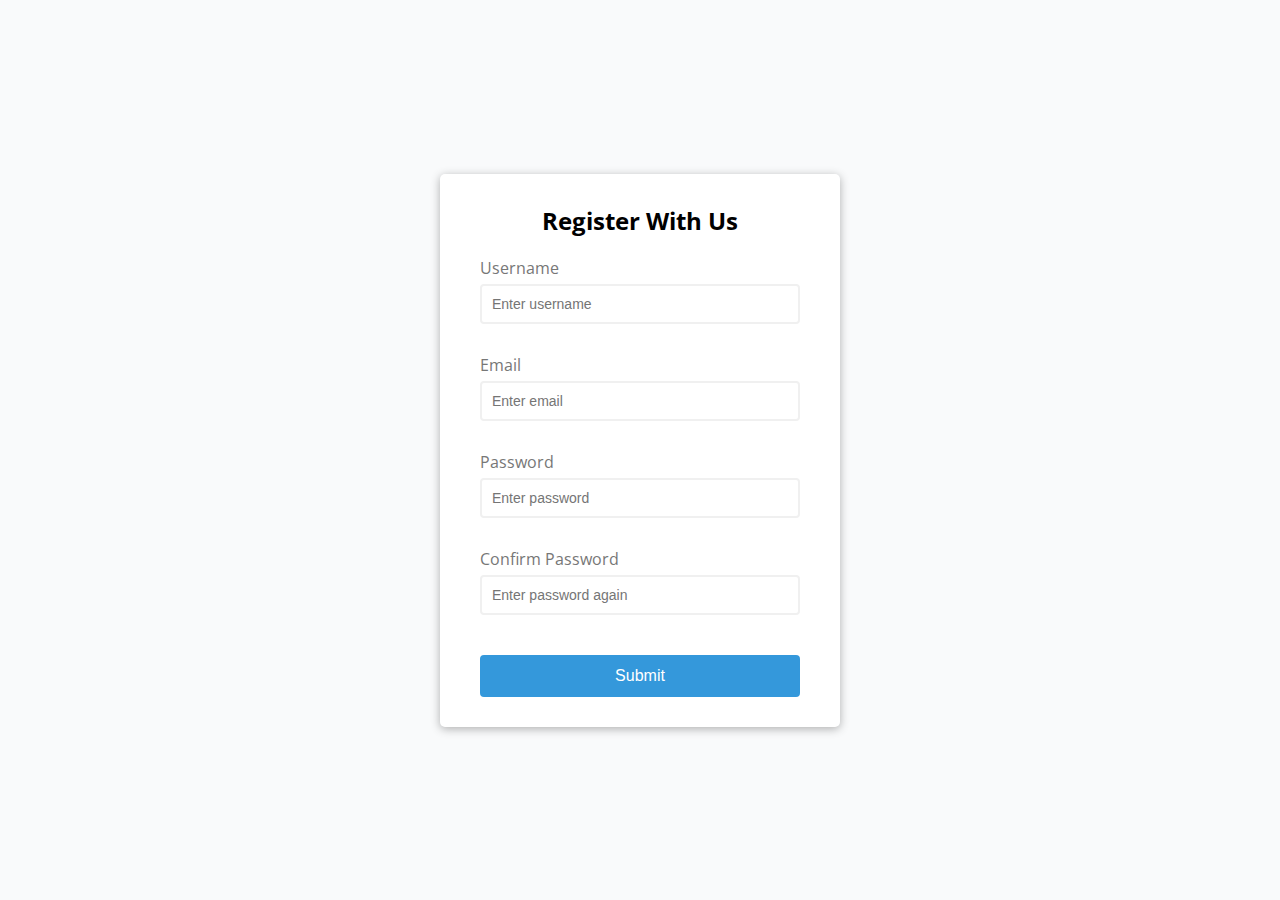
<file: 1-form-validator/index.html>
<!DOCTYPE html>
<html lang="en">
  <head>
    <meta charset="UTF-8" />
    <meta name="viewport" content="width=device-width, initial-scale=1.0" />
    <meta http-equiv="X-UA-Compatible" content="ie=edge" />
    <link rel="stylesheet" href="style.css" />
    <title>Form Validator</title>
  </head>
  <body>
    <div class="container">
      <form id="form" class="form">
        <h2>Register With Us</h2>
        <div class="form-control">
          <label for="username">Username</label>
          <input type="text" id="username" placeholder="Enter username" />
          <small>Error message</small>
        </div>
        <div class="form-control">
          <label for="email">Email</label>
          <input type="text" id="email" placeholder="Enter email" />
          <small>Error message</small>
        </div>
        <div class="form-control">
          <label for="password">Password</label>
          <input type="password" id="password" placeholder="Enter password" />
          <small>Error message</small>
        </div>
        <div class="form-control">
          <label for="password2">Confirm Password</label>
          <input
            type="password"
            id="password2"
            placeholder="Enter password again"
          />
          <small>Error message</small>
        </div>
        <button type="submit">Submit</button>
      </form>
    </div>
    <script src="script.js"></script>
  </body>
</html>
</file>
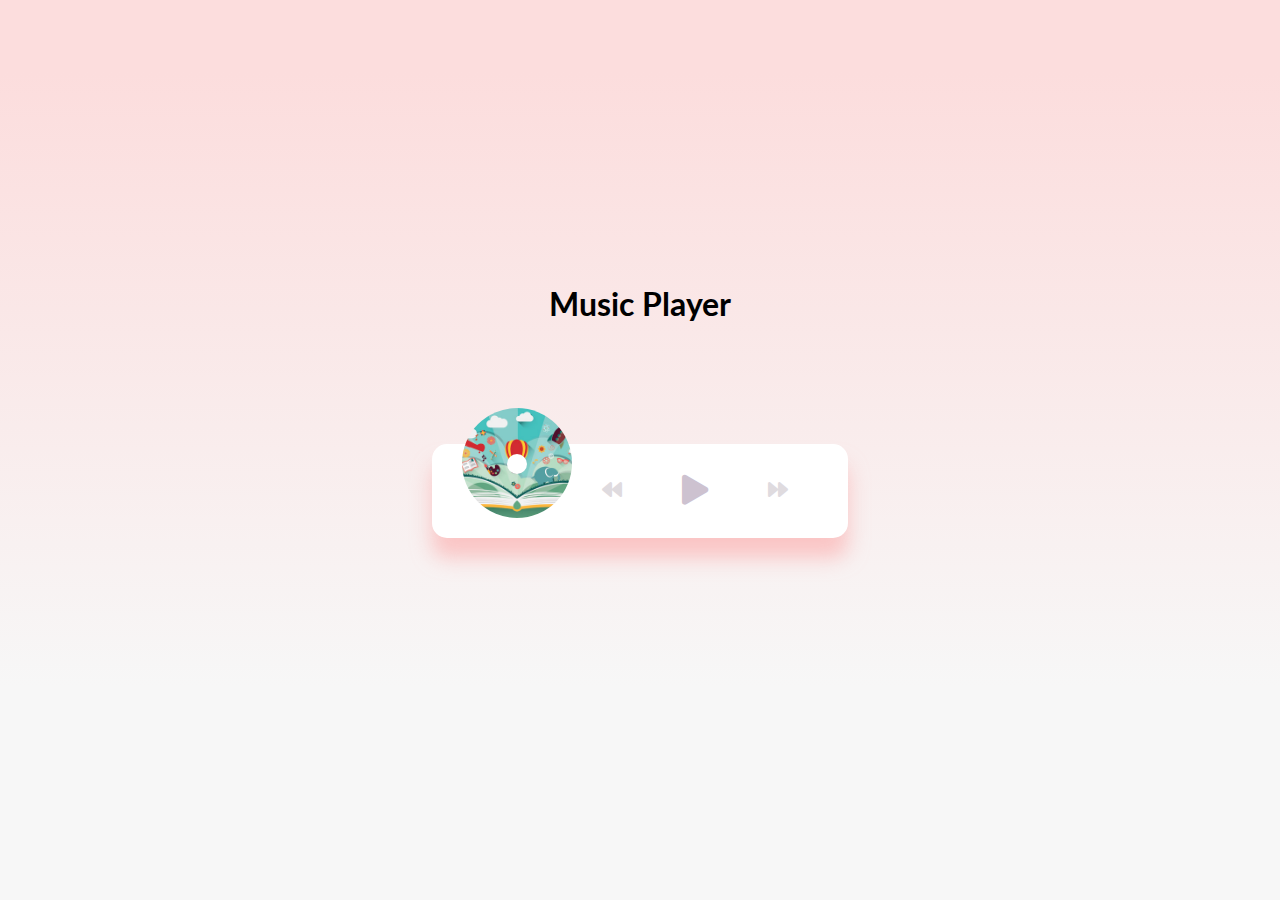
<file: 10-music-player/index.html>
<!DOCTYPE html>
<html lang="en">
  <head>
    <meta charset="UTF-8" />
    <meta name="viewport" content="width=device-width, initial-scale=1.0" />
    <meta http-equiv="X-UA-Compatible" content="ie=edge" />
    <link
      rel="stylesheet"
      href="https://cdnjs.cloudflare.com/ajax/libs/font-awesome/5.10.2/css/all.min.css"
    />
    <link rel="stylesheet" href="style.css" />
    <title>Music Player</title>
  </head>
  <body>
    <h1>Music Player</h1>

    <div class="music-container" id="music-container">
      <div class="music-info">
        <h4 id="title"></h4>
        <div class="progress-container" id="progress-container">
          <div class="progress" id="progress"></div>
        </div>
      </div>

      <audio src="music/ukulele.mp3" id="audio"></audio>

      <div class="img-container">
        <img src="images/ukulele.jpg" alt="music-cover" id="cover" />
      </div>
      <div class="navigation">
        <button id="prev" class="action-btn">
          <i class="fas fa-backward"></i>
        </button>
        <button id="play" class="action-btn action-btn-big">
          <i class="fas fa-play"></i>
        </button>
        <button id="next" class="action-btn">
          <i class="fas fa-forward"></i>
        </button>
      </div>
    </div>

    <script src="script.js"></script>
  </body>
</html>
</file>
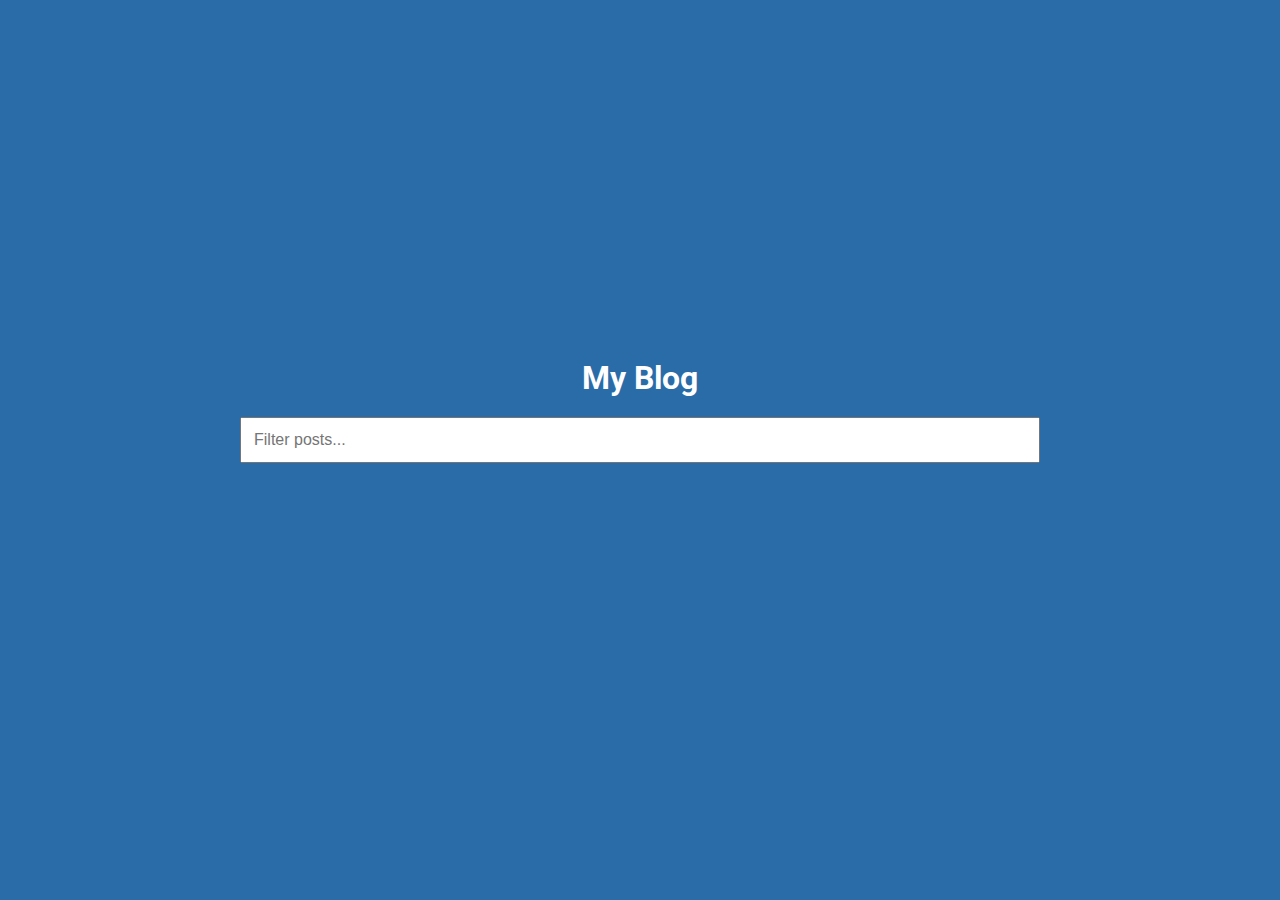
<file: 11-infinite_scroll_blog/index.html>
<!DOCTYPE html>
<html lang="en">
  <head>
    <meta charset="UTF-8" />
    <meta name="viewport" content="width=device-width, initial-scale=1.0" />
    <meta http-equiv="X-UA-Compatible" content="ie=edge" />
    <link rel="stylesheet" href="style.css" />
    <title>My Blog</title>
  </head>
  <body>
    <h1>My Blog</h1>

    <div class="filter-container">
      <input
        type="text"
        id="filter"
        class="filter"
        placeholder="Filter posts..."
      />
    </div>

    <div id="posts-container"></div>

    <div class="loader">
      <div class="circle"></div>
      <div class="circle"></div>
      <div class="circle"></div>
    </div>

    <script src="script.js"></script>
  </body>
</html>
</file>
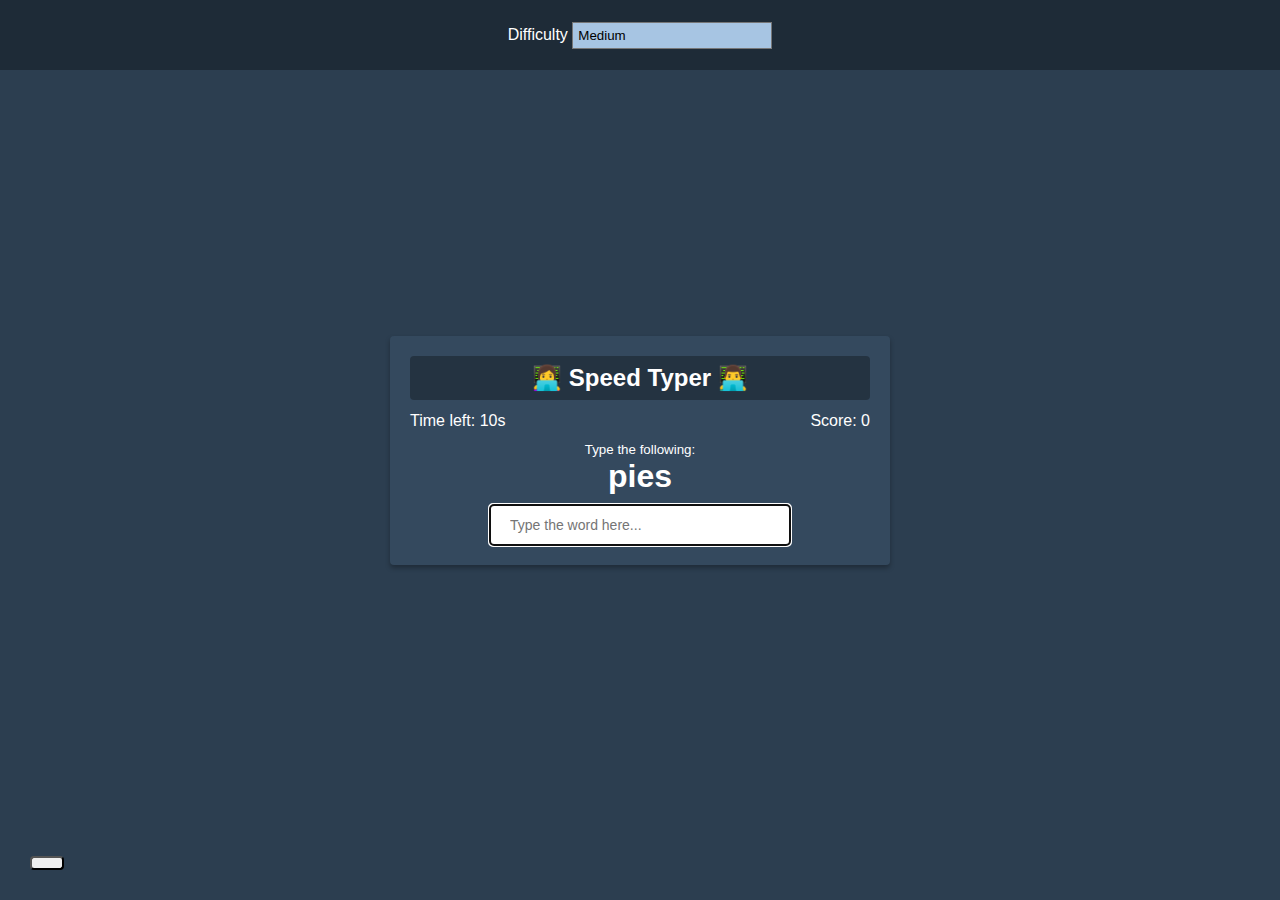
<file: 12-typing-game/index.html>
<!DOCTYPE html>
<html lang="en">
  <head>
    <meta charset="UTF-8" />
    <meta name="viewport" content="width=device-width, initial-scale=1.0" />
    <meta http-equiv="X-UA-Compatible" content="ie=edge" />
    <link
      rel="stylesheet"
      href="https://cdnjs.cloudflare.com/ajax/libs/font-awesome/5.11.2/css/all.min.css"
      integrity="sha256-+N4/V/SbAFiW1MPBCXnfnP9QSN3+Keu+NlB+0ev/YKQ="
      crossorigin="anonymous"
    />
    <link rel="stylesheet" href="style.css" />
    <title>Speed Typer</title>
  </head>
  <body>
    <button id="settings-btn" class="settings-btn">
      <i class="fas fa-cog"></i>
    </button>

    <div id="settings" class="settings">
      <form id="settings-form">
        <div>
          <label for="difficulty">Difficulty</label>
          <select id="difficulty">
            <option value="easy">Easy</option>
            <option value="medium">Medium</option>
            <option value="hard">Hard</option>
          </select>
        </div>
      </form>
    </div>

    <div class="container">
      <h2>👩‍💻 Speed Typer 👨‍💻</h2>
      <small>Type the following:</small>

      <h1 id="word"></h1>

      <input
        type="text"
        id="text"
        autocomplete="off"
        placeholder="Type the word here..."
        autofocus
      />

      <p class="time-container">Time left: <span id="time">10s</span></p>

      <p class="score-container">Score: <span id="score">0</span></p>

      <div id="end-game-container" class="end-game-container"></div>
    </div>

    <script src="script.js"></script>
  </body>
</html>
</file>
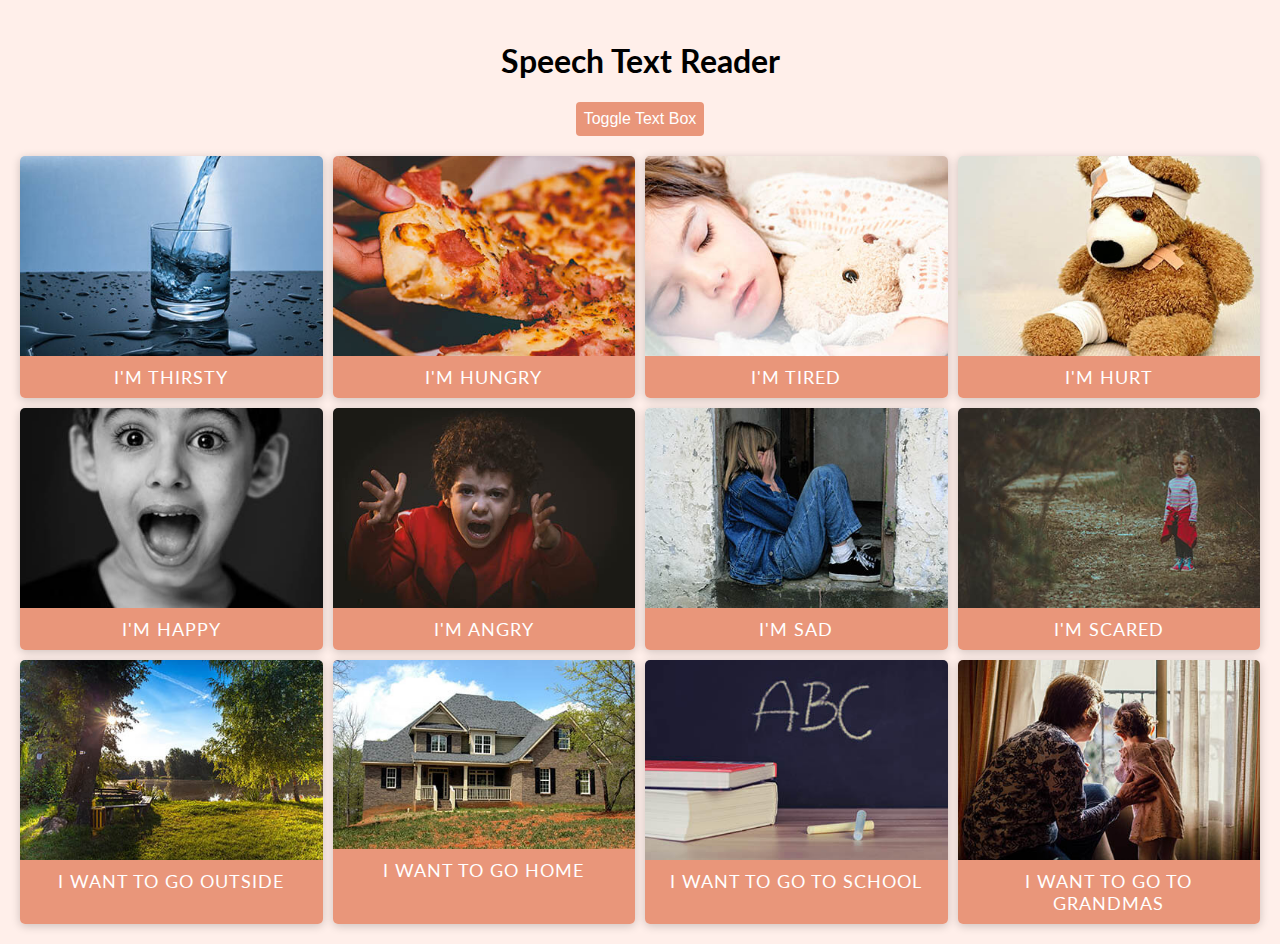
<file: 13-speech-text-reader/index.html>
<!DOCTYPE html>
<html lang="en">
  <head>
    <meta charset="UTF-8" />
    <meta name="viewport" content="width=device-width, initial-scale=1.0" />
    <meta http-equiv="X-UA-Compatible" content="ie=edge" />
    <link rel="stylesheet" href="style.css" />
    <title>Speech Text Reader</title>
  </head>
  <body>
    <div class="container">
      <h1>Speech Text Reader</h1>
      <button id="toggle" class="btn btn-toggle">Toggle Text Box</button>
      <div id="text-box" class="text-box">
        <div id="close" class="close">X</div>
        <h3>Choose Voice</h3>
        <select id="voices"></select>
        <textarea id="text" placeholder="Enter text to read..."></textarea>
        <button class="btn" id="read">Read Text</button>
      </div>
      <main></main>
    </div>

    <script src="script.js"></script>
  </body>
</html>
</file>
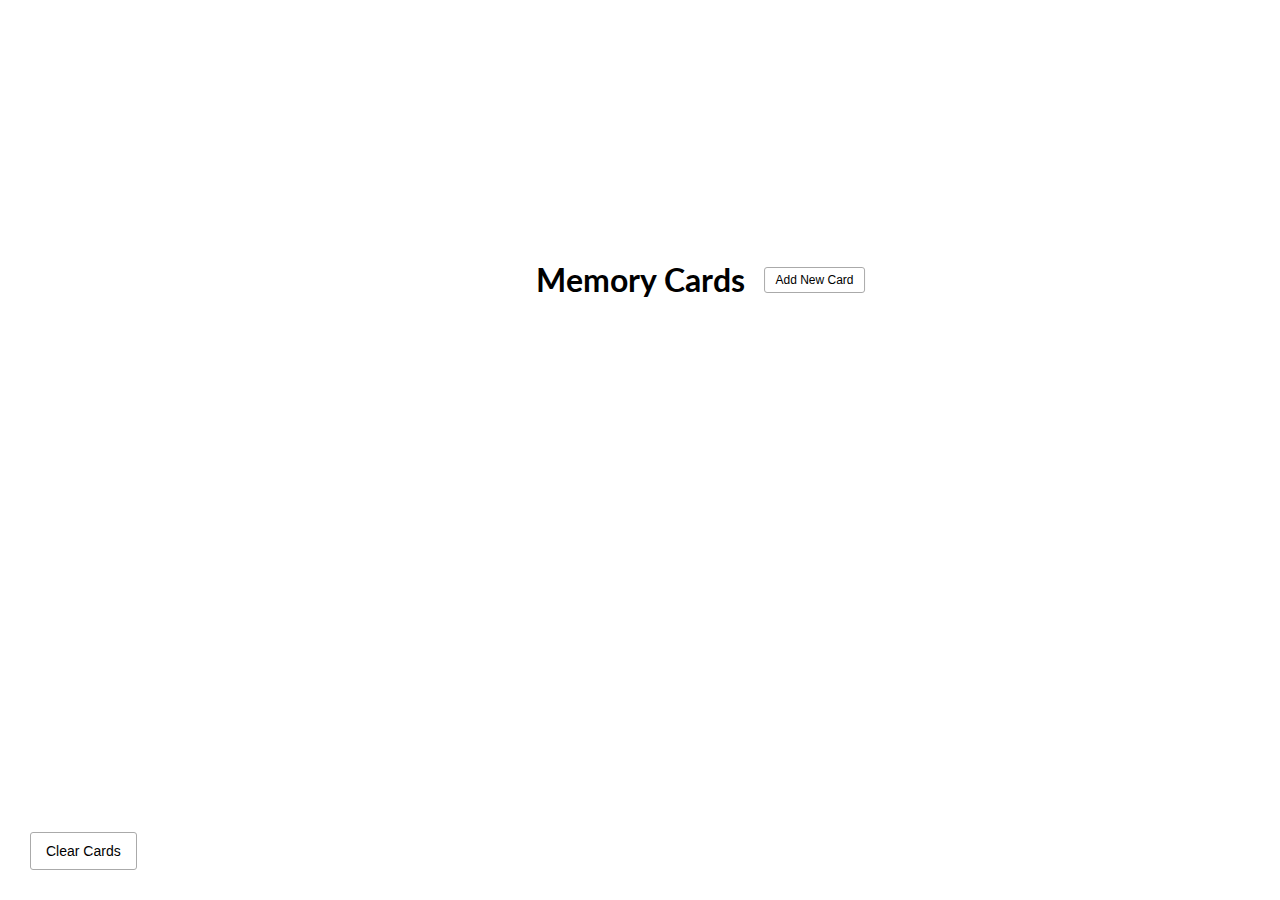
<file: 14-memory-cards/index.html>
<!DOCTYPE html>
<html lang="en">
	<head>
		<meta charset="UTF-8" />
		<meta name="viewport" content="width=device-width, initial-scale=1.0" />
		<meta http-equiv="X-UA-Compatible" content="ie=edge" />
		<link
			rel="stylesheet"
			href="https://cdnjs.cloudflare.com/ajax/libs/font-awesome/5.11.2/css/all.min.css"
			integrity="sha256-+N4/V/SbAFiW1MPBCXnfnP9QSN3+Keu+NlB+0ev/YKQ="
			crossorigin="anonymous"
		/>
		<link rel="stylesheet" href="style.css" />
		<title>Memory Cards</title>
	</head>
	<body>
		<button id="clear" class="clear btn">
			<i class="fas fa-trash"></i> Clear Cards
		</button>

		<h1>
			Memory Cards
			<button id="show" class="btn btn-small">
				<i class="fas fa-plus"></i> Add New Card
			</button>
		</h1>

		<div id="cards-container" class="cards">
			<!-- <div class="card active">
        <div class="inner-card">
          <div class="inner-card-front">
            <p>
              What is PHP?
            </p>
          </div>
          <div class="inner-card-back">
            <p>
              A programming language
            </p>
          </div>
        </div>
      </div>

      <div class="card">
        <div class="inner-card">
          <div class="inner-card-front">
            <p>
              What is PHP?
            </p>
          </div>
          <div class="inner-card-back">
            <p>
              A programming language
            </p>
          </div>
        </div>
      </div> -->
		</div>

		<div class="navigation">
			<button id="prev" class="nav-button">
				<i class="fas fa-arrow-left"></i>
			</button>

			<p id="current"></p>

			<button id="next" class="nav-button">
				<i class="fas fa-arrow-right"></i>
			</button>
		</div>

		<div id="add-container" class="add-container">
			<h1>
				Add New Card
				<button id="hide" class="btn btn-small btn-ghost">
					<i class="fas fa-times"></i>
				</button>
			</h1>

			<div class="form-group">
				<label for="question">Question</label>
				<textarea id="question" placeholder="Enter question..."></textarea>
			</div>

			<div class="form-group">
				<label for="answer">Answer</label>
				<textarea id="answer" placeholder="Enter Answer..."></textarea>
			</div>

			<button id="add-card" class="btn">
				<i class="fas fa-plus"></i> Add Card
			</button>
		</div>

		<script src="script.js"></script>
	</body>
</html>
</file>
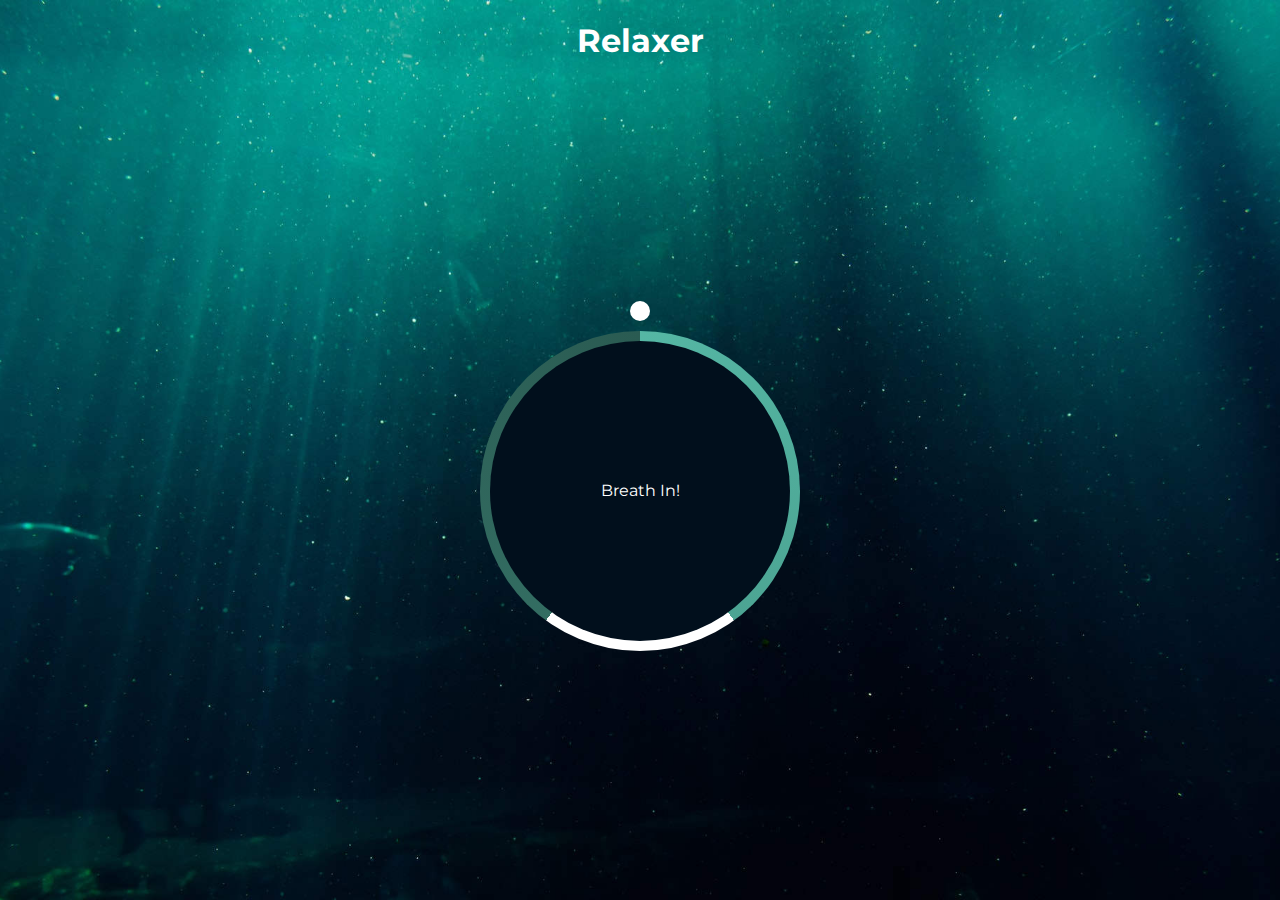
<file: 16-relaxer-app/index.html>
<!DOCTYPE html>
<html lang="en">
  <head>
    <meta charset="UTF-8" />
    <meta name="viewport" content="width=device-width, initial-scale=1.0" />
    <meta http-equiv="X-UA-Compatible" content="ie=edge" />
    <link rel="stylesheet" href="style.css" />
    <title>Relaxer</title>
  </head>
  <body>
    <h1>Relaxer</h1>

    <div class="container" id="container">
      <div class="circle"></div>

      <p id="text"></p>

      <div class="pointer-container">
        <span class="pointer"></span>
      </div>

      <div class="gradient-circle"></div>
    </div>

    <script src="script.js"></script>
  </body>
</html>
</file>
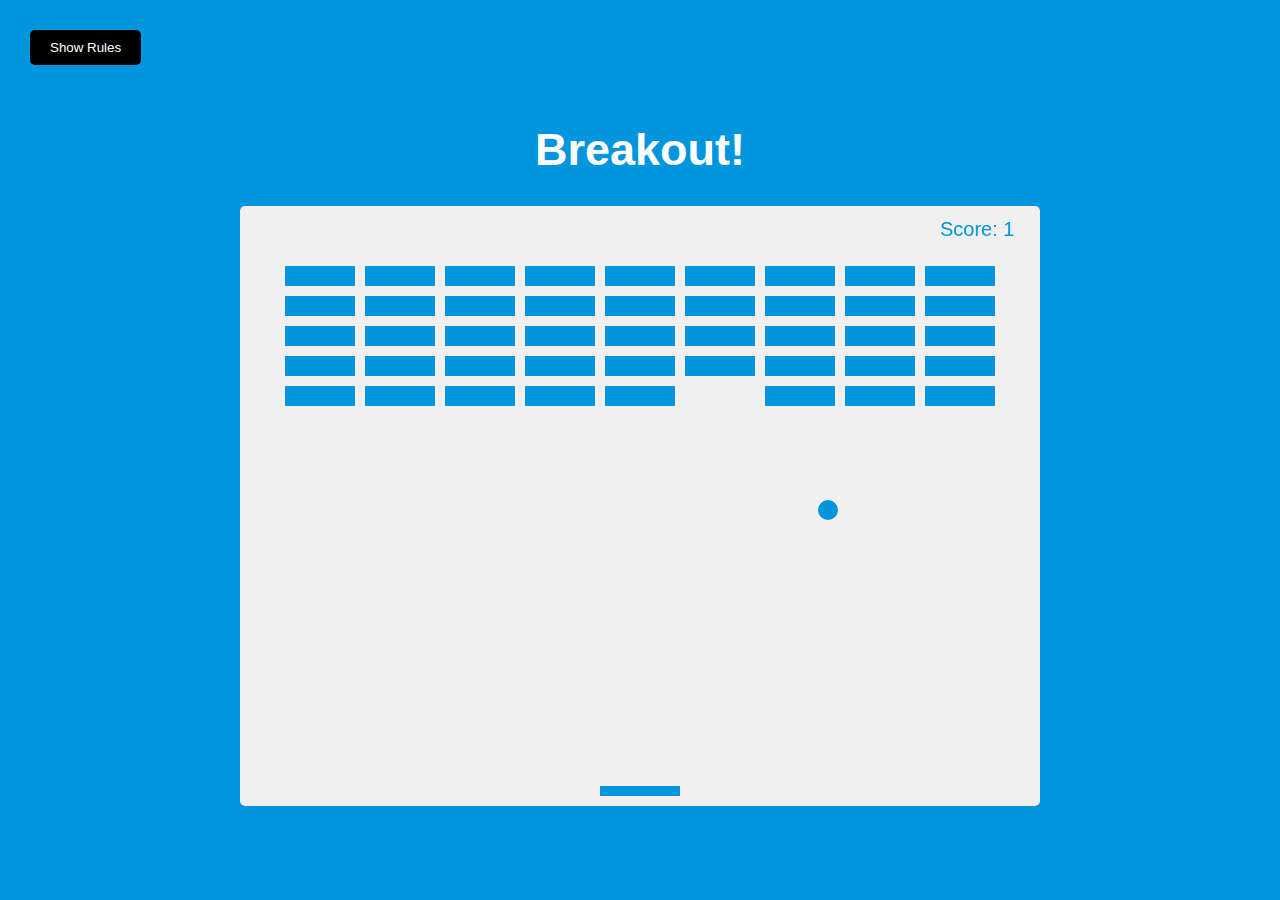
<file: 17-breakout-game/index.html>
<!DOCTYPE html>
<html lang="en">
  <head>
    <meta charset="UTF-8" />
    <meta name="viewport" content="width=device-width, initial-scale=1.0" />
    <meta http-equiv="X-UA-Compatible" content="ie=edge" />
    <link rel="stylesheet" href="style.css" />
    <title>Breakout!</title>
  </head>
  <body>
    <h1>Breakout!</h1>
    <button id="rules-btn" class="btn rules-btn">Show Rules</button>
    <div id="rules" class="rules">
      <h2>How To Play:</h2>
      <p>
        Use your right and left keys to move the paddle to bounce the ball up
        and break the blocks.
      </p>
      <p>If you miss the ball, your score and the blocks will reset.</p>
      <button id="close-btn" class="btn">Close</button>
    </div>

    <canvas id="canvas" width="800" height="600"></canvas>

    <script src="script.js"></script>
  </body>
</html>
</file>
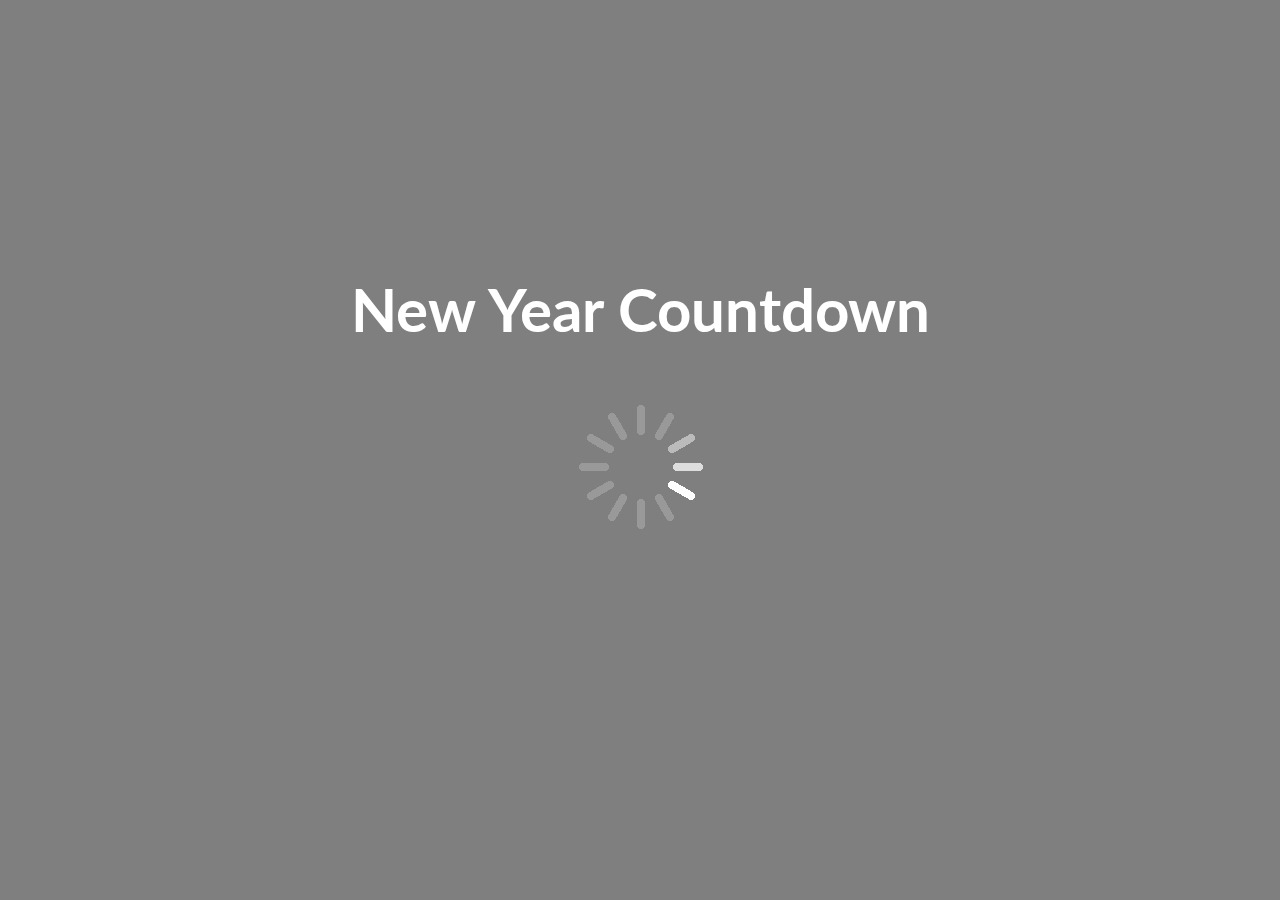
<file: 18-new-year-countdown/index.html>
<!DOCTYPE html>
<html lang="en">
  <head>
    <meta charset="UTF-8" />
    <meta name="viewport" content="width=device-width, initial-scale=1.0" />
    <meta http-equiv="X-UA-Compatible" content="ie=edge" />
    <link rel="stylesheet" href="style.css" />
    <title>New Year Countdown</title>
  </head>
  <body>
    <div id="year" class="year"></div>

    <h1>New Year Countdown</h1>

    <div id="countdown" class="countdown">
      <div class="time">
        <h2 id="days">00</h2>
        <small>days</small>
      </div>
      <div class="time">
        <h2 id="hours">00</h2>
        <small>hours</small>
      </div>
      <div class="time">
        <h2 id="minutes">00</h2>
        <small>minutes</small>
      </div>
      <div class="time">
        <h2 id="seconds">00</h2>
        <small>seconds</small>
      </div>
    </div>

    <img
      src="./img/spinner.gif"
      alt="Loading..."
      id="loading"
      class="loading"
    />

    <script src="script.js"></script>
  </body>
</html>
</file>
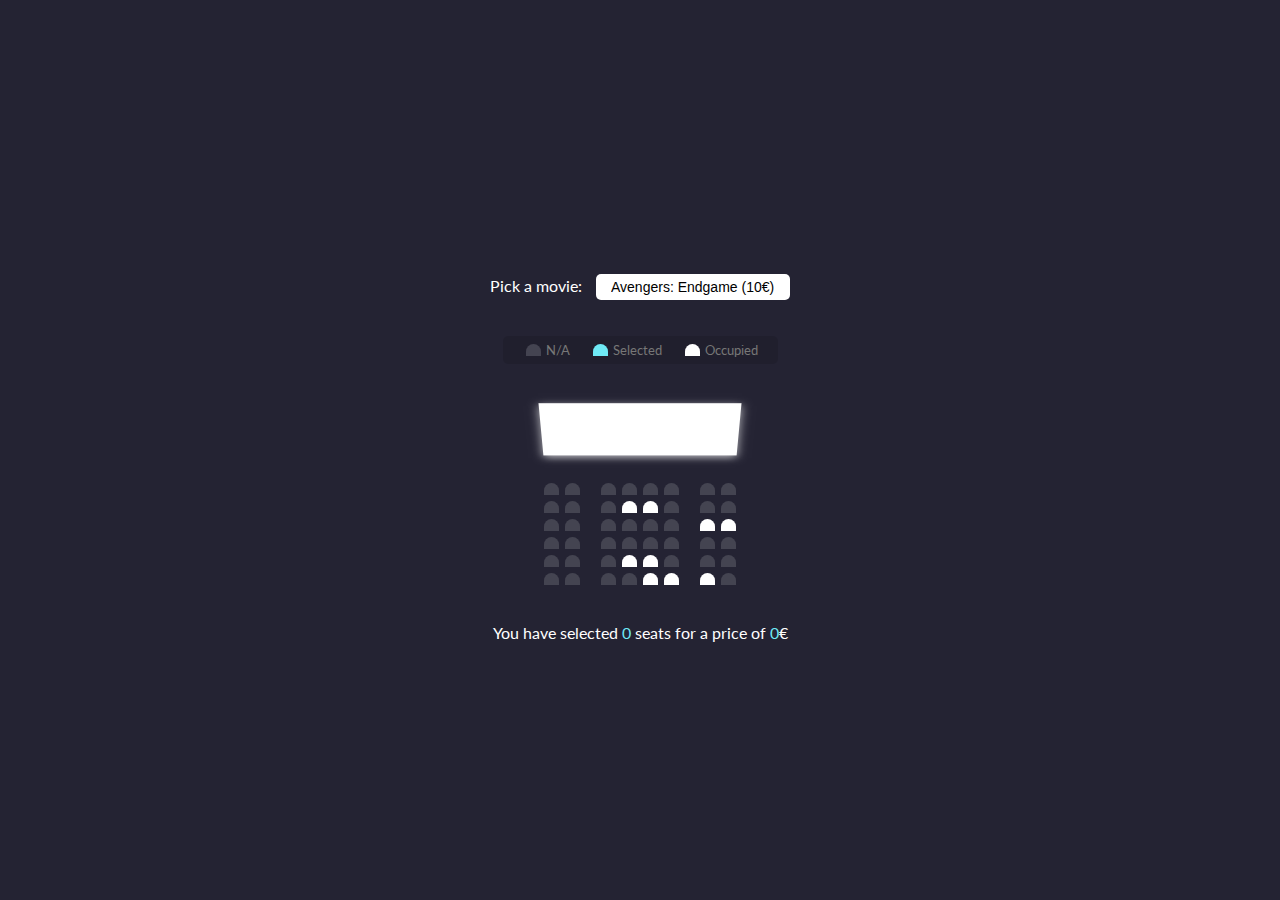
<file: 2-movie-seat-booking/index.html>
<!DOCTYPE html>
<html lang="en">
  <head>
    <meta charset="UTF-8" />
    <meta name="viewport" content="width=device-width, initial-scale=1.0" />
    <meta http-equiv="X-UA-Compatible" content="ie=edge" />
    <link rel="stylesheet" href="style.css" />
    <title>Movie Seat Booking</title>
  </head>
  <body>
    <div class="movie-container">
      <label>Pick a movie:</label>
      <select id="movie">
        <option value="10">Avengers: Endgame (10€)</option>
        <option value="12">Joker (12€)</option>
        <option value="8">Toy Story 4 (8€)</option>
        <option value="9">The Lion King (9€)</option>
      </select>
    </div>

    <ul class="showcase">
      <li>
        <div class="seat"></div>
        <small>N/A</small>
      </li>
      <li>
        <div class="seat selected"></div>
        <small>Selected</small>
      </li>
      <li>
        <div class="seat occupied"></div>
        <small>Occupied</small>
      </li>
    </ul>

    <div class="container">
      <div class="screen"></div>

      <div class="row">
        <div class="seat"></div>
        <div class="seat"></div>
        <div class="seat"></div>
        <div class="seat"></div>
        <div class="seat"></div>
        <div class="seat"></div>
        <div class="seat"></div>
        <div class="seat"></div>
      </div>
      <div class="row">
        <div class="seat"></div>
        <div class="seat"></div>
        <div class="seat"></div>
        <div class="seat occupied"></div>
        <div class="seat occupied"></div>
        <div class="seat"></div>
        <div class="seat"></div>
        <div class="seat"></div>
      </div>
      <div class="row">
        <div class="seat"></div>
        <div class="seat"></div>
        <div class="seat"></div>
        <div class="seat"></div>
        <div class="seat"></div>
        <div class="seat"></div>
        <div class="seat occupied"></div>
        <div class="seat occupied"></div>
      </div>
      <div class="row">
        <div class="seat"></div>
        <div class="seat"></div>
        <div class="seat"></div>
        <div class="seat"></div>
        <div class="seat"></div>
        <div class="seat"></div>
        <div class="seat"></div>
        <div class="seat"></div>
      </div>
      <div class="row">
        <div class="seat"></div>
        <div class="seat"></div>
        <div class="seat"></div>
        <div class="seat occupied"></div>
        <div class="seat occupied"></div>
        <div class="seat"></div>
        <div class="seat"></div>
        <div class="seat"></div>
      </div>
      <div class="row">
        <div class="seat"></div>
        <div class="seat"></div>
        <div class="seat"></div>
        <div class="seat"></div>
        <div class="seat occupied"></div>
        <div class="seat occupied"></div>
        <div class="seat occupied"></div>
        <div class="seat"></div>
      </div>
    </div>

    <p class="text">
      You have selected <span id="count">0</span> seats for a price of <span
        id="total"
        >0</span>€
    </p>

    <script src="script.js"></script>
  </body>
</html>
</file>
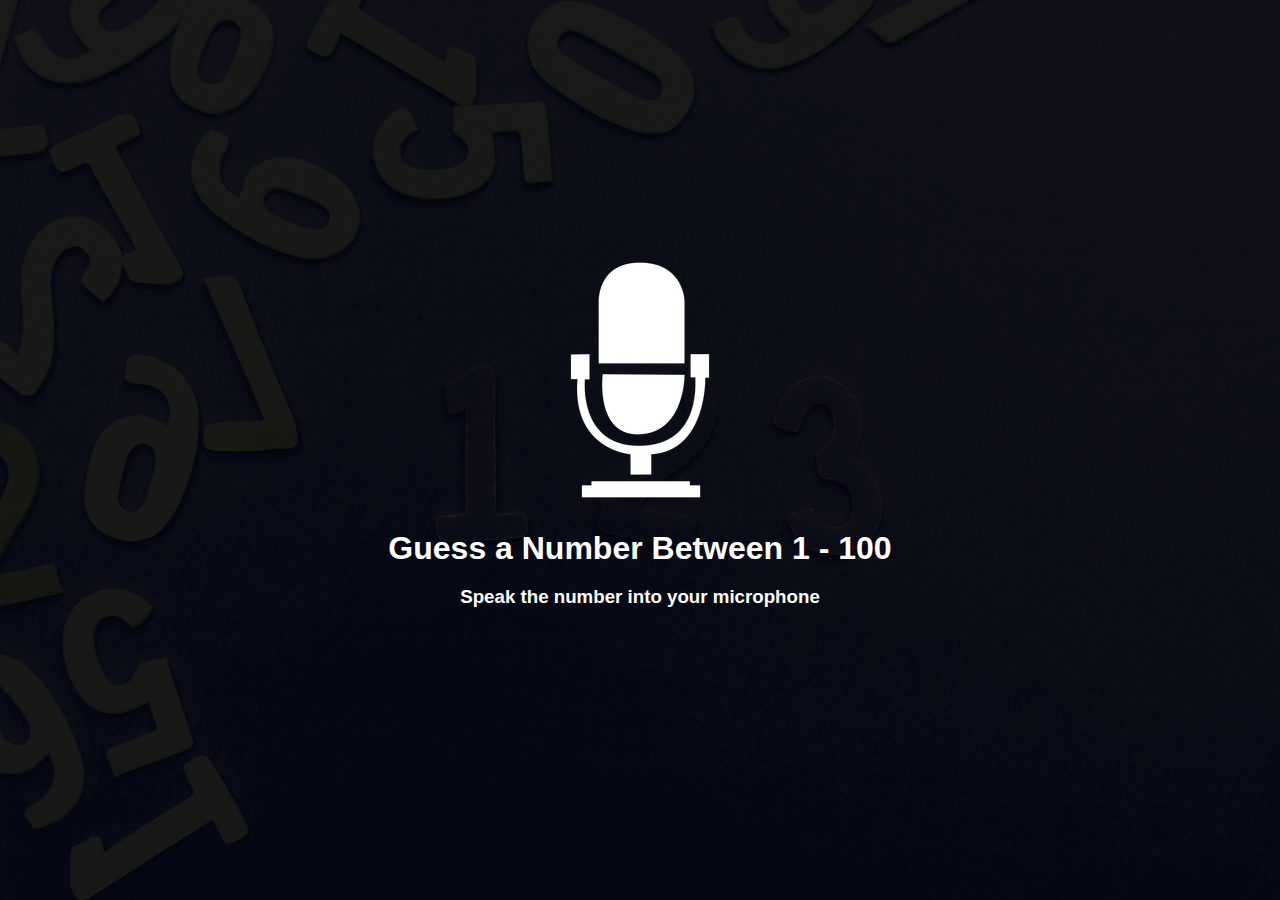
<file: 20-speak-number-guess/index.html>
<!DOCTYPE html>
<html lang="en">
  <head>
    <meta charset="UTF-8" />
    <meta name="viewport" content="width=device-width, initial-scale=1.0" />
    <meta http-equiv="X-UA-Compatible" content="ie=edge" />
    <link rel="stylesheet" href="style.css" />
    <title>Speak Number Guess</title>
  </head>
  <body>
    <img src="img/mic.png" alt="Speak" />

    <h1>Guess a Number Between 1 - 100</h1>

    <h3>Speak the number into your microphone</h3>

    <div id="msg" class="msg"></div>

    <script src="script.js"></script>
  </body>
</html>
</file>
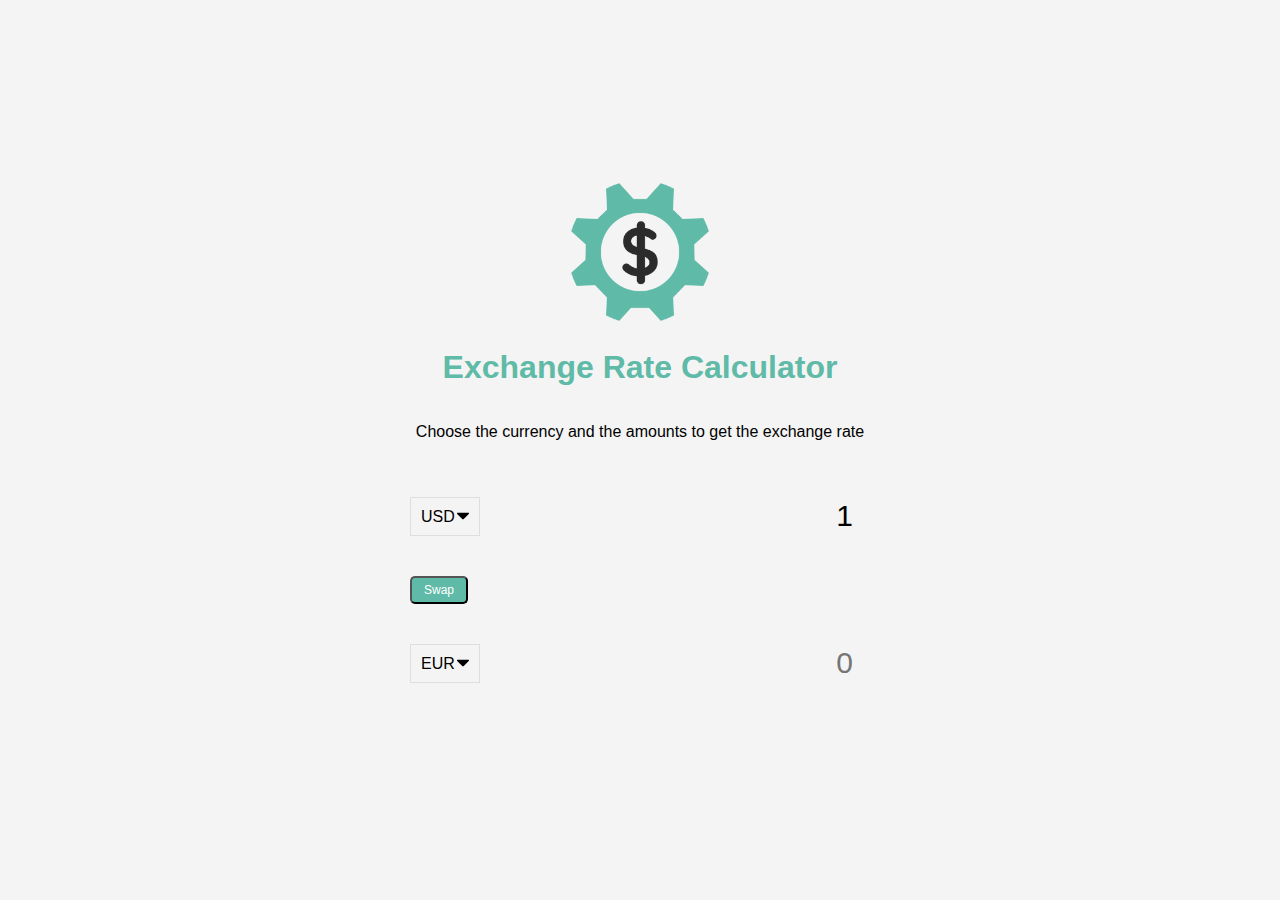
<file: 4-exchange-rate/index.html>
<!DOCTYPE html>
<html lang="en">
  <head>
    <meta charset="UTF-8" />
    <meta name="viewport" content="width=device-width, initial-scale=1.0" />
    <meta http-equiv="X-UA-Compatible" content="ie=edge" />
    <title>Exchange Rate Calculator</title>
    <link rel="stylesheet" href="style.css" />
  </head>
  <body>
    <img src="img/money.png" alt="" class="money-img" />
    <h1>Exchange Rate Calculator</h1>
    <p>Choose the currency and the amounts to get the exchange rate</p>

    <div class="container">
      <div class="currency">
        <select id="currency-one">
          <option value="AED">AED</option>
          <option value="ARS">ARS</option>
          <option value="AUD">AUD</option>
          <option value="BGN">BGN</option>
          <option value="BRL">BRL</option>
          <option value="BSD">BSD</option>
          <option value="CAD">CAD</option>
          <option value="CHF">CHF</option>
          <option value="CLP">CLP</option>
          <option value="CNY">CNY</option>
          <option value="COP">COP</option>
          <option value="CZK">CZK</option>
          <option value="DKK">DKK</option>
          <option value="DOP">DOP</option>
          <option value="EGP">EGP</option>
          <option value="EUR">EUR</option>
          <option value="FJD">FJD</option>
          <option value="GBP">GBP</option>
          <option value="GTQ">GTQ</option>
          <option value="HKD">HKD</option>
          <option value="HRK">HRK</option>
          <option value="HUF">HUF</option>
          <option value="IDR">IDR</option>
          <option value="ILS">ILS</option>
          <option value="INR">INR</option>
          <option value="ISK">ISK</option>
          <option value="JPY">JPY</option>
          <option value="KRW">KRW</option>
          <option value="KZT">KZT</option>
          <option value="MXN">MXN</option>
          <option value="MYR">MYR</option>
          <option value="NOK">NOK</option>
          <option value="NZD">NZD</option>
          <option value="PAB">PAB</option>
          <option value="PEN">PEN</option>
          <option value="PHP">PHP</option>
          <option value="PKR">PKR</option>
          <option value="PLN">PLN</option>
          <option value="PYG">PYG</option>
          <option value="RON">RON</option>
          <option value="RUB">RUB</option>
          <option value="SAR">SAR</option>
          <option value="SEK">SEK</option>
          <option value="SGD">SGD</option>
          <option value="THB">THB</option>
          <option value="TRY">TRY</option>
          <option value="TWD">TWD</option>
          <option value="UAH">UAH</option>
          <option value="USD" selected>USD</option>
          <option value="UYU">UYU</option>
          <option value="VND">VND</option>
          <option value="ZAR">ZAR</option>
        </select>
        <input type="number" id="amount-one" placeholder="0" value="1" />
      </div>

      <div class="swap-rate-container">
        <button class="btn" id="swap">
          Swap
        </button>
        <div class="rate" id="rate"></div>
      </div>

      <div class="currency">
        <select id="currency-two">
          <option value="AED">AED</option>
          <option value="ARS">ARS</option>
          <option value="AUD">AUD</option>
          <option value="BGN">BGN</option>
          <option value="BRL">BRL</option>
          <option value="BSD">BSD</option>
          <option value="CAD">CAD</option>
          <option value="CHF">CHF</option>
          <option value="CLP">CLP</option>
          <option value="CNY">CNY</option>
          <option value="COP">COP</option>
          <option value="CZK">CZK</option>
          <option value="DKK">DKK</option>
          <option value="DOP">DOP</option>
          <option value="EGP">EGP</option>
          <option value="EUR" selected>EUR</option>
          <option value="FJD">FJD</option>
          <option value="GBP">GBP</option>
          <option value="GTQ">GTQ</option>
          <option value="HKD">HKD</option>
          <option value="HRK">HRK</option>
          <option value="HUF">HUF</option>
          <option value="IDR">IDR</option>
          <option value="ILS">ILS</option>
          <option value="INR">INR</option>
          <option value="ISK">ISK</option>
          <option value="JPY">JPY</option>
          <option value="KRW">KRW</option>
          <option value="KZT">KZT</option>
          <option value="MXN">MXN</option>
          <option value="MYR">MYR</option>
          <option value="NOK">NOK</option>
          <option value="NZD">NZD</option>
          <option value="PAB">PAB</option>
          <option value="PEN">PEN</option>
          <option value="PHP">PHP</option>
          <option value="PKR">PKR</option>
          <option value="PLN">PLN</option>
          <option value="PYG">PYG</option>
          <option value="RON">RON</option>
          <option value="RUB">RUB</option>
          <option value="SAR">SAR</option>
          <option value="SEK">SEK</option>
          <option value="SGD">SGD</option>
          <option value="THB">THB</option>
          <option value="TRY">TRY</option>
          <option value="TWD">TWD</option>
          <option value="UAH">UAH</option>
          <option value="USD">USD</option>
          <option value="UYU">UYU</option>
          <option value="VND">VND</option>
          <option value="ZAR">ZAR</option>
        </select>
        <input type="number" id="amount-two" placeholder="0" />
      </div>
    </div>

    <script src="script.js"></script>
  </body>
</html>
</file>
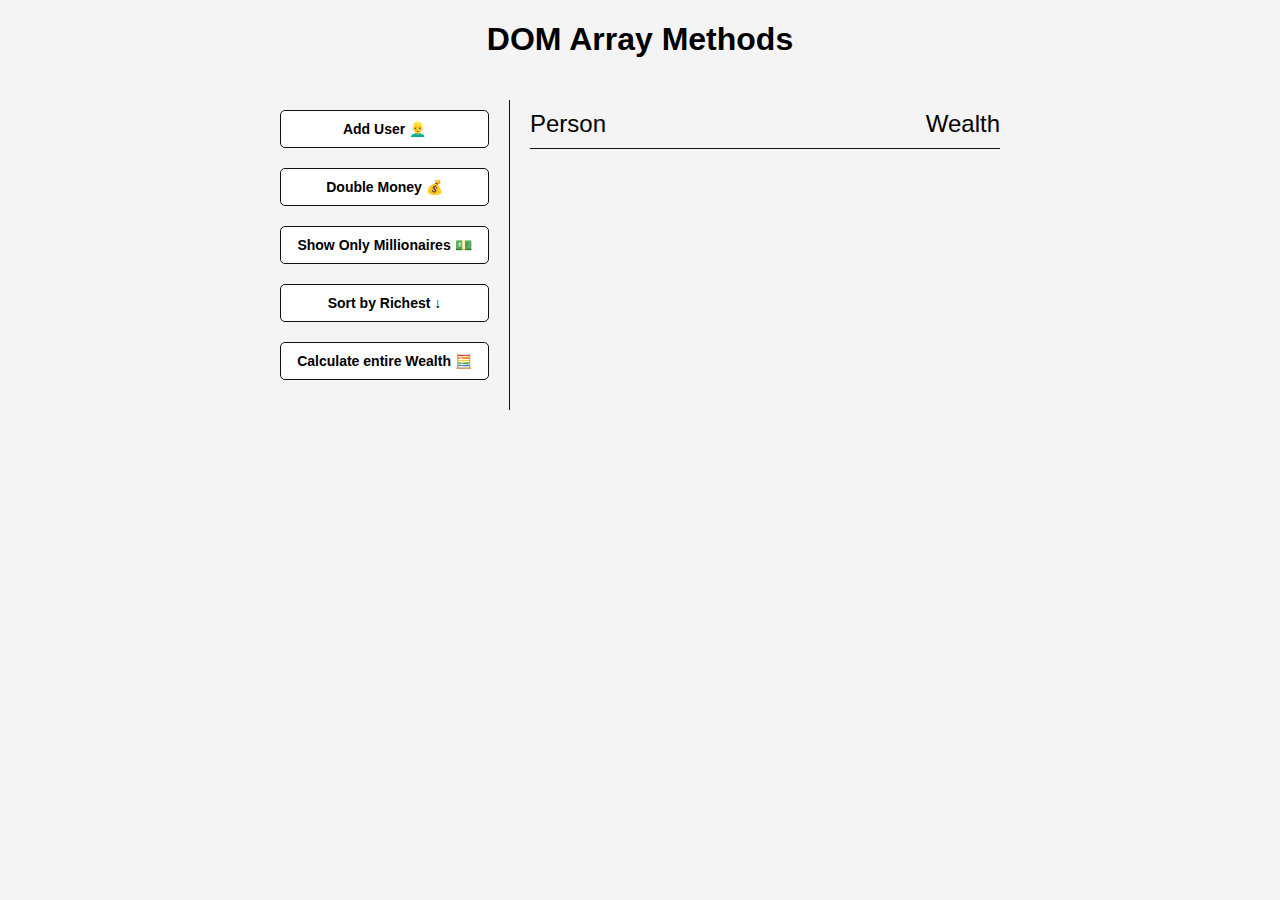
<file: 5-DOM-array-methods-TODO/index.html>
<!DOCTYPE html>
<html lang="en">
  <head>
    <meta charset="UTF-8" />
    <meta name="viewport" content="width=device-width, initial-scale=1.0" />
    <meta http-equiv="X-UA-Compatible" content="ie=edge" />
    <link rel="stylesheet" href="style.css" />
    <title>DOM Array Methods</title>
  </head>
  <body>
    <h1>DOM Array Methods</h1>

    <div class="container">
      <aside>
        <button id="add-user">Add User 👱‍♂️</button>
        <button id="double">Double Money 💰</button>
        <button id="show-millionaires">Show Only Millionaires 💵</button>
        <button id="sort">Sort by Richest ↓</button>
        <button id="calculate-wealth">Calculate entire Wealth 🧮</button>
      </aside>

      <main id="main">
        <h2><strong>Person</strong> Wealth</h2>
      </main>
    </div>

    <script src="script.js"></script>
  </body>
</html>
</file>
<file: 1-form-validator/style.css>
@import url('https://fonts.googleapis.com/css?family=Open+Sans&display=swap');

:root {
  --success-color: #2ecc71;
  --error-color: #e74c3c;
}

* {
  box-sizing: border-box;
}

body {
  background-color: #f9fafb;
  font-family: 'Open Sans', sans-serif;
  display: flex;
  align-items: center;
  justify-content: center;
  min-height: 100vh;
  margin: 0;
}

.container {
  background-color: #fff;
  border-radius: 5px;
  box-shadow: 0 2px 10px rgba(0, 0, 0, 0.3);
  width: 400px;
}

.form {
  padding: 30px 40px;
}

h2 {
  text-align: center;
  margin: 0 0 20px;
}

.form-control {
  margin-bottom: 10px;
  padding-bottom: 20px;
  position: relative;
}


.form-control label {
  color: #777;
  display: block;
  margin-bottom: 5px;
}

.form-control input {
  border: 2px solid #f0f0f0;
  border-radius: 4px;
  display: block;
  width: 100%;
  padding: 10px;
  font-size: 14px;
}

.form-control input:focus {
  outline: 0;
  border-color: #777;
}

.form-control.success input {
  border-color: var(--success-color);
}

.form-control.error input {
  border-color: var(--error-color);
}

.form-control small {
  color: var(--error-color);
  position: absolute;
  bottom: 0;
  left: 0;
  visibility: hidden;
}

.form-control.error small {
  visibility: visible;
}

.form button {
  cursor: pointer;
  background-color: #3498db;
  border: 2px solid #3498db;
  border-radius: 4px;
  color: #fff;
  display: block;
  font-size: 16px;
  padding: 10px;
  margin-top: 20px;
  width: 100%;
}
</file>
<file: 10-music-player/style.css>
@import url("https://fonts.googleapis.com/css?family=Lato&display=swap");

* {
  box-sizing: border-box;
}

body {
  background-image: linear-gradient(
    0deg,
    rgba(247, 247, 247, 1) 23.8%,
    rgba(252, 221, 221, 1) 92%
  );
  height: 100vh;
  display: flex;
  flex-direction: column;
  align-items: center;
  justify-content: center;
  font-family: "Lato", sans-serif;
  margin: 0;
}

.music-container {
  background-color: #fff;
  border-radius: 15px;
  box-shadow: 0 20px 20px 0 rgba(252, 169, 169, 0.6);
  display: flex;
  padding: 20px 30px;
  position: relative;
  margin: 100px 0;
  z-index: 10;
}

.img-container {
  position: relative;
  width: 110px;
}

.img-container::after {
  content: "";
  background-color: #fff;
  border-radius: 50%;
  position: absolute;
  bottom: 100%;
  left: 50%;
  width: 20px;
  height: 20px;
  transform: translate(-50%, 50%);
}

.img-container img {
  border-radius: 50%;
  object-fit: cover;
  height: 110px;
  width: inherit;
  position: absolute;
  bottom: 0;
  left: 0;
  animation: rotate 3s linear infinite;

  animation-play-state: paused;
}

.music-container.play .img-container img {
  animation-play-state: running;
}

@keyframes rotate {
  from {
    transform: rotate(0deg);
  }

  to {
    transform: rotate(360deg);
  }
}

.navigation {
  display: flex;
  align-items: center;
  justify-content: center;
  z-index: 1;
}

.action-btn {
  background-color: #fff;
  border: 0;
  color: #dfdbdf;
  font-size: 20px;
  cursor: pointer;
  padding: 10px;
  margin: 0 20px;
}

.action-btn.action-btn-big {
  color: #cdc2d0;
  font-size: 30px;
}

.action-btn:focus {
  outline: 0;
}

.music-info {
  background-color: rgba(255, 255, 255, 0.5);
  border-radius: 15px 15px 0 0;
  position: absolute;
  top: 0;
  left: 20px;
  width: calc(100% - 40px);
  padding: 10px 10px 10px 150px;
  opacity: 0;
  transform: translateY(0%);
  transition: transform 0.3s ease-in, opacity 0.3s ease-in;
  z-index: 0;
}

.music-container.play .music-info {
  opacity: 1;
  transform: translateY(-100%);
}

.music-info h4 {
  margin: 0;
}

.progress-container {
  background: #fff;
  border-radius: 5px;
  cursor: pointer;
  margin: 10px 0;
  height: 4px;
  width: 100%;
}

.progress {
  background-color: #fe8daa;
  border-radius: 5px;
  height: 100%;
  width: 0%;
  transition: width 0.1s linear;
}
</file>
<file: 11-infinite_scroll_blog/style.css>
@import url("https://fonts.googleapis.com/css?family=Roboto&display=swap");

* {
  box-sizing: border-box;
}

body {
  background-color: #296ca8;
  color: #fff;
  font-family: "Roboto", sans-serif;
  display: flex;
  flex-direction: column;
  align-items: center;
  justify-content: center;
  min-height: 100vh;
  margin: 0;
  padding-bottom: 100px;
}

h1 {
  margin-bottom: 0;
  text-align: center;
}

.filter-container {
  margin-top: 20px;
  width: 80vw;
  max-width: 800px;
}

.filter {
  width: 100%;
  padding: 12px;
  font-size: 16px;
}

.post {
  position: relative;
  background-color: #4992d3;
  box-shadow: 0 2px 4px rgba(0, 0, 0, 0.3);
  border-radius: 3px;
  padding: 20px;
  margin: 40px 0;
  display: flex;
  width: 80vw;
  max-width: 800px;
}

.post .post-title {
  margin: 0;
}

.post .post-body {
  margin: 15px 0 0;
  line-height: 1.3;
}

.post .post-info {
  margin-left: 20px;
}

.post .number {
  position: absolute;
  top: -15px;
  left: -15px;
  font-size: 15px;
  width: 40px;
  height: 40px;
  border-radius: 50%;
  background: #fff;
  color: #296ca8;
  display: flex;
  align-items: center;
  justify-content: center;
  padding: 7px 10px;
}

.loader {
  opacity: 0;
  display: flex;
  position: fixed;
  bottom: 50px;
  transition: opacity 0.3s ease-in;
}

.loader.show {
  opacity: 1;
}

.circle {
  background-color: #fff;
  width: 10px;
  height: 10px;
  border-radius: 50%;
  margin: 5px;
  animation: bounce 0.5s ease-in infinite;
}

.circle:nth-of-type(2) {
  animation-delay: 0.1s;
}

.circle:nth-of-type(3) {
  animation-delay: 0.2s;
}

@keyframes bounce {
  0%,
  100% {
    transform: translateY(0);
  }

  50% {
    transform: translateY(-10px);
  }
}
</file>
<file: 12-typing-game/style.css>
* {
  box-sizing: border-box;
}

body {
  background-color: #2c3e50;
  display: flex;
  align-items: center;
  justify-content: center;
  min-height: 100vh;
  margin: 0;
  font-family: Verdana, Geneva, Tahoma, sans-serif;
}

button {
  cursor: pointer;
  font-size: 14px;
  border-radius: 4px;
  padding: 5px 15px;
}

select {
  width: 200px;
  padding: 5px;
  appearance: none;
  -webkit-appearance: none;
  -moz-appearance: none;
  border-radius: 0;
  background-color: #a7c5e3;
}

select:focus,
button:focus {
  outline: 0;
}

.settings-btn {
  position: absolute;
  bottom: 30px;
  left: 30px;
}

.settings {
  position: absolute;
  top: 0;
  left: 0;
  width: 100%;
  background-color: rgba(0, 0, 0, 0.3);
  height: 70px;
  color: #fff;
  display: flex;
  align-items: center;
  justify-content: center;
  transform: translateY(0);
  transition: transform 0.3s ease-in-out;
}

.settings.hide {
  transform: translateY(-100%);
}

.container {
  background-color: #34495e;
  padding: 20px;
  border-radius: 4px;
  box-shadow: 0 3px 5px rgba(0, 0, 0, 0.3);
  color: #fff;
  position: relative;
  text-align: center;
  width: 500px;
}

h2 {
  background-color: rgba(0, 0, 0, 0.3);
  padding: 8px;
  border-radius: 4px;
  margin: 0 0 40px;
}

h1 {
  margin: 0;
}

input {
  border: 0;
  border-radius: 4px;
  font-size: 14px;
  width: 300px;
  padding: 12px 20px;
  margin-top: 10px;
}

.score-container {
  position: absolute;
  top: 60px;
  right: 20px;
}

.time-container {
  position: absolute;
  top: 60px;
  left: 20px;
}

.end-game-container {
  background-color: inherit;
  display: none;
  align-items: center;
  justify-content: center;
  flex-direction: column;
  position: absolute;
  top: 0;
  left: 0;
  width: 100%;
  height: 100%;
  z-index: 1;
}
</file>
<file: 13-speech-text-reader/style.css>
@import url("https://fonts.googleapis.com/css?family=Lato");

* {
	box-sizing: border-box;
}

body {
	background: #ffefea;
	font-family: "Lato", sans-serif;
	min-height: 100vh;
	margin: 0;
}

h1 {
	text-align: center;
}

.container {
	margin: auto;
	padding: 20px;
}

.btn {
	cursor: pointer;
	background-color: darksalmon;
	border: 0;
	border-radius: 4px;
	color: #fff;
	font-size: 16px;
	padding: 8px;
}

.btn:active {
	transform: scale(0.98);
}

.btn:focus,
select:focus {
	outline: 0;
}

.btn-toggle {
	display: block;
	margin: auto;
	margin-bottom: 20px;
}

.text-box {
	width: 70%;
	position: absolute;
	top: 30%;
	left: 50%;
	transform: translate(-50%, -800px);
	background-color: #333;
	color: #fff;
	padding: 20px;
	border-radius: 5px;
	transition: all 1s ease-in-out;
}

.text-box.show {
	transform: translate(-50%, 0);
}

.text-box select {
	background-color: darksalmon;
	border: 0;
	color: #fff;
	font-size: 12px;
	height: 30px;
	width: 100%;
}

.text-box textarea {
	border: 1px #dadada solid;
	border-radius: 4px;
	font-size: 16px;
	padding: 8px;
	margin: 15px 0;
	width: 100%;
	height: 150px;
}

.text-box .btn {
	width: 100%;
}

.text-box .close {
	float: right;
	text-align: right;
	cursor: pointer;
}

main {
	display: grid;
	grid-template-columns: repeat(4, 1fr);
	grid-gap: 10px;
}

.box {
	box-shadow: 0 2px 10px rgba(0, 0, 0, 0.2);
	border-radius: 5px;
	cursor: pointer;
	display: flex;
	flex-direction: column;
	overflow: hidden;
	transition: box-shadow 0.2s ease-out;
}

.box.active {
	box-shadow: 0 0 10px 5px darksalmon;
}

.box img {
	width: 100%;
	object-fit: cover;
	height: 200px;
}

.box .info {
	background-color: darksalmon;
	color: #fff;
	font-size: 18px;
	letter-spacing: 1px;
	text-transform: uppercase;
	margin: 0;
	padding: 10px;
	text-align: center;
	height: 100%;
}

@media (max-width: 1100px) {
	main {
		grid-template-columns: repeat(3, 1fr);
	}
}

@media (max-width: 760px) {
	main {
		grid-template-columns: repeat(2, 1fr);
	}
}

@media (max-width: 500px) {
	main {
		grid-template-columns: 1fr;
	}
}
</file>
<file: 14-memory-cards/style.css>
@import url("https://fonts.googleapis.com/css?family=Lato:300,500,700&display=swap");

* {
	box-sizing: border-box;
}

body {
	background-color: #fff;
	display: flex;
	flex-direction: column;
	align-items: center;
	justify-content: center;
	height: 100vh;
	margin: 0;
	overflow: hidden;
	font-family: "Lato", sans-serif;
}

h1 {
	position: relative;
}

h1 button {
	position: absolute;
	right: 0;
	transform: translate(120%, -50%);
	z-index: 2;
}

.btn {
	cursor: pointer;
	background-color: #fff;
	border: 1px solid #aaa;
	border-radius: 3px;
	font-size: 14px;
	margin-top: 20px;
	padding: 10px 15px;
}

.btn-small {
	font-size: 12px;
	padding: 5px 10px;
}

.btn-ghost {
	border: 0;
	background-color: transparent;
}

.clear {
	position: absolute;
	bottom: 30px;
	left: 30px;
}

.cards {
	perspective: 1000px;
	position: relative;
	height: 300px;
	width: 500px;
	max-width: 100%;
}

.card {
	position: absolute;
	opacity: 0;
	font-size: 1.5em;
	top: 0;
	left: 0;
	height: 100%;
	width: 100%;
	transform: translateX(50%) rotateY(-10deg);
	transition: transform 0.4s ease, opacity 0.4s ease;
}

.card.active {
	cursor: pointer;
	opacity: 1;
	z-index: 10;
	transform: translateX(0) rotateY(0deg);
}

.card.left {
	transform: translateX(-50%) rotateY(10deg);
}

.inner-card {
	box-shadow: 0 1px 10px rgba(0, 0, 0, 0.3);
	border-radius: 4px;
	height: 100%;
	width: 100%;
	position: relative;
	transform-style: preserve-3d;
	transition: transform 0.4s ease;
}

.card.show-answer .inner-card {
	transform: rotateX(180deg);
}

.inner-card-front,
.inner-card-back {
	backface-visibility: hidden;
	position: absolute;
	top: 0;
	left: 0;
	display: flex;
	align-items: center;
	justify-content: center;
	height: 100%;
	width: 100%;
	background: #fff;
}

.inner-card-front {
	transform: rotateX(0deg);
	z-index: 2;
}

.inner-card-back {
	transform: rotateX(180deg);
}

.inner-card-front::after,
.inner-card-back::after {
	content: "\f021  Flip";
	font-family: "Font Awesome 5 Free", Lato, sans-serif;
	position: absolute;
	top: 10px;
	right: 10px;
	font-weight: bold;
	font-size: 16px;
	color: #ddd;
}

.navigation {
	display: flex;
	margin: 20px 0;
}

.navigation .nav-button {
	border: none;
	background-color: transparent;
	cursor: pointer;
	font-size: 16px;
}

.navigation p {
	margin: 0 25px;
}

.add-container {
	opacity: 0;
	z-index: -1;
	background-color: #f0f0f0;
	border-top: 2px solid #eee;
	display: flex;
	flex-direction: column;
	align-items: center;
	justify-content: center;
	padding: 10px 0;
	position: absolute;
	top: 0;
	bottom: 0;
	width: 100%;
	transition: 0.3s ease;
}

.add-container.show {
	opacity: 1;
	z-index: 2;
}

.add-container h3 {
	margin: 10px 0;
}

.form-group label {
	display: block;
	margin: 20px 0 10px;
}

.form-group textarea {
	border: 1px solid #aaa;
	border-radius: 3px;
	font-size: 16px;
	padding: 12px;
	min-width: 500px;
	max-width: 100%;
}
</file>
<file: 16-relaxer-app/style.css>
@import url('https://fonts.googleapis.com/css?family=Montserrat&display=swap');

* {
  box-sizing: border-box;
}

body {
  background: #224941 url('./img/bg.jpg') no-repeat center center/cover;
  color: #fff;
  font-family: 'Montserrat', sans-serif;
  min-height: 100vh;
  overflow: hidden;
  display: flex;
  flex-direction: column;
  align-items: center;
  margin: 0;
}

.container {
  display: flex;
  align-items: center;
  justify-content: center;
  margin: auto;
  height: 300px;
  width: 300px;
  position: relative;
  transform: scale(1);
}

.circle {
  background-color: #010f1c;
  height: 100%;
  width: 100%;
  border-radius: 50%;
  position: absolute;
  top: 0;
  left: 0;
  z-index: -1;
}

.gradient-circle {
  background: conic-gradient(
    #55b7a4 0%,
    #4ca493 40%,
    #fff 40%,
    #fff 60%,
    #336d62 60%,
    #2a5b52 100%
  );
  height: 320px;
  width: 320px;
  z-index: -2;
  border-radius: 50%;
  position: absolute;
  top: -10px;
  left: -10px;
}

.pointer {
  background-color: #fff;
  border-radius: 50%;
  height: 20px;
  width: 20px;
  display: block;
}

.pointer-container {
  position: absolute;
  top: -40px;
  left: 140px;
  width: 20px;
  height: 190px;
  animation: rotate 7.5s linear forwards infinite;
  transform-origin: bottom center;
}

@keyframes rotate {
  from {
    transform: rotate(0deg);
  }
  to {
    transform: rotate(360deg);
  }
}

.container.grow {
  animation: grow 3s linear forwards;
}


@keyframes grow {
  from {
    transform: scale(1);
  }
  to {
    transform: scale(1.2);
  }
}

.container.shrink {
  animation: shrink 3s linear forwards;
}


@keyframes shrink {
  from {
    transform: scale(1.2);
  }
  to {
    transform: scale(1);
  }
}
</file>
<file: 17-breakout-game/style.css>
* {
  box-sizing: border-box;
}

body {
  background-color: #0095dd;
  display: flex;
  flex-direction: column;
  align-items: center;
  justify-content: center;
  font-family: Arial, Helvetica, sans-serif;
  min-height: 100vh;
  margin: 0;
}

h1 {
  font-size: 45px;
  color: #fff;
}

canvas {
  background: #f0f0f0;
  display: block;
  border-radius: 5px;
}

.btn {
  cursor: pointer;
  border: 0;
  padding: 10px 20px;
  background: #000;
  color: #fff;
  border-radius: 5px;
}

.btn:focus {
  outline: 0;
}

.btn:hover {
  background: #222;
}

.btn:active {
  transform: scale(0.98);
}

.rules-btn {
  position: absolute;
  top: 30px;
  left: 30px;
}

.rules {
  position: absolute;
  top: 0;
  left: 0;
  background: #333;
  color: #fff;
  min-height: 100vh;
  width: 400px;
  padding: 20px;
  line-height: 1.5;
  transform: translateX(-400px);
  transition: transform 1s ease-in-out;
}

.rules.show {
  transform: translateX(0);
}
</file>
<file: 18-new-year-countdown/style.css>
@import url("https://fonts.googleapis.com/css?family=Lato&display=swap");

* {
  box-sizing: border-box;
}

body {
  background-image: url("https://images.unsplash.com/photo-1467810563316-b5476525c0f9?ixlib=rb-1.2.1&ixid=eyJhcHBfaWQiOjEyMDd9&auto=format&fit=crop&w=1349&q=80");
  background-repeat: no-repeat;
  background-size: cover;
  background-position: center center;
  height: 100vh;
  color: #fff;
  font-family: "Lato", sans-serif;
  display: flex;
  flex-direction: column;
  align-items: center;
  justify-content: center;
  text-align: center;
  margin: 0;
  overflow: hidden;
}

/* Add a dark overlay */
body::after {
  content: "";
  position: absolute;
  top: 0;
  left: 0;
  width: 100%;
  height: 100%;
  background-color: rgba(0, 0, 0, 0.5);
}

body * {
  z-index: 1;
}

h1 {
  font-size: 60px;
  margin: -80px 0 40px;
}

.year {
  font-size: 200px;
  z-index: -1;
  opacity: 0.2;
  position: absolute;
  bottom: 20px;
  left: 50%;
  transform: translateX(-50%);
}

.countdown {
  /* display: flex; */
  display: none;
  transform: scale(2);
}

.time {
  display: flex;
  flex-direction: column;
  align-items: center;
  justify-content: center;
  margin: 15px;
}

.time h2 {
  margin: 0 0 5px;
}

@media (max-width: 500px) {
  h1 {
    font-size: 45px;
  }

  .time {
    margin: 5px;
  }

  .time h2 {
    font-size: 12px;
    margin: 0;
  }

  .time small {
    font-size: 10px;
  }
}
</file>
<file: 2-movie-seat-booking/style.css>
@import url('https://fonts.googleapis.com/css?family=Lato&display=swap');

* {
  box-sizing: border-box;
}

body {
  background-color: #242333;
  color: #fff;
  display: flex;
  flex-direction: column;
  align-items: center;
  justify-content: center;
  height: 100vh;
  font-family: 'Lato', sans-serif;
  margin: 0;
}

.movie-container {
  margin: 20px 0;
}

.movie-container select {
  background-color: #fff;
  border: 0;
  border-radius: 5px;
  font-size: 14px;
  margin-left: 10px;
  padding: 5px 15px 5px 15px;
  -moz-appearance: none;
  -webkit-appearance: none;
  appearance: none;
}

.container {
  perspective: 1000px;
  margin-bottom: 30px;
}

.seat {
  background-color: #444451;
  height: 12px;
  width: 15px;
  margin: 3px;
  border-top-left-radius: 10px;
  border-top-right-radius: 10px;
}

.seat.selected {
  background-color: #6feaf6;
}

.seat.occupied {
  background-color: #fff;
}

/*selecting the second seat => nth-of-type()*/
.seat:nth-of-type(2) {
  margin-right: 18px;
}

.seat:nth-last-of-type(2) {
  margin-left: 18px;
}

.seat:not(.occupied):hover {
  cursor: pointer;
  transform: scale(1.2);
}

.showcase .seat:not(.occupied):hover {
  cursor: default;
  transform: scale(1);
}

.showcase {
  background: rgba(0, 0, 0, 0.1);
  padding: 5px 10px;
  border-radius: 5px;
  color: #777;
  list-style-type: none;
  display: flex;
  justify-content: space-between;
}

.showcase li {
  display: flex;
  align-items: center;
  justify-content: center;
  margin: 0 10px;
}

.showcase li small {
  margin-left: 2px;
}

.row {
  display: flex;
}

.screen {
  background-color: #fff;
  height: 70px;
  width: 100%;
  margin: 15px 0;
  transform: rotateX(-45deg);
  box-shadow: 0 3px 10px rgba(255, 255, 255, 0.7);
}

p.text {
  margin: 5px 0;
}

p.text span {
  color: #6feaf6;
}
</file>
<file: 20-speak-number-guess/style.css>
* {
  box-sizing: border-box;
}

body {
  background: #2f3542 url("img/bg.jpg") no-repeat left center/cover;
  color: #fff;
  min-height: 100vh;
  display: flex;
  flex-direction: column;
  align-items: center;
  justify-content: center;
  text-align: center;
  margin: 0;
  font-family: Arial, Helvetica, sans-serif;
}

h1,
h3 {
  margin-bottom: 0;
}

p {
  line-height: 1.5;
  margin: 0;
}

.play-again {
  padding: 8px 15px;
  border: 0;
  background: #f4f4f4;
  border-radius: 5px;
  margin-top: 10px;
}

.msg {
  font-size: 1.5em;
  margin-top: 40px;
}

.box {
  border: 1px solid #dedede;
  display: inline-block;
  font-size: 30px;
  margin: 20px;
  padding: 10px;
}
</file>
<file: 4-exchange-rate/style.css>
:root {
  --primary-color: #5fbaa7;
}

* {
  box-sizing: border-box;
}

body {
  background-color: #f4f4f4;
  font-family: Arial, Helvetica, sans-serif;
  display: flex;
  flex-direction: column;
  align-items: center;
  justify-content: center;
  height: 100vh;
  margin: 0;
  padding: 20px;
}

h1 {
  color: var(--primary-color);
}

p {
  text-align: center;
}

.btn {
  color: #fff;
  background: var(--primary-color);
  cursor: pointer;
  border-radius: 5px;
  font-size: 12px;
  padding: 5px 12px;
}

.money-img {
  width: 150px;
}

.currency {
  padding: 40px 0;
  display: flex;
  align-items: center;
  justify-content: space-between;
}

.currency select {
  padding: 10px 20px 10px 10px;
  -moz-appearance: none;
  -webkit-appearance: none;
  appearance: none;
  border: 1px solid #dedede;
  font-size: 16px;
  /*  You may not need these following lines. The arrow did not show for me on MacOS/Chrome so I added it. Just remove it if you would like  */
  background: transparent;
  background-image: url("data:image/svg+xml;charset=US-ASCII,%3Csvg%20xmlns%3D%22http%3A%2F%2Fwww.w3.org%2F2000%2Fsvg%22%20width%3D%22292.4%22%20height%3D%22292.4%22%3E%3Cpath%20fill%3D%22%20000002%22%20d%3D%22M287%2069.4a17.6%2017.6%200%200%200-13-5.4H18.4c-5%200-9.3%201.8-12.9%205.4A17.6%2017.6%200%200%200%200%2082.2c0%205%201.8%209.3%205.4%2012.9l128%20127.9c3.6%203.6%207.8%205.4%2012.8%205.4s9.2-1.8%2012.8-5.4L287%2095c3.5-3.5%205.4-7.8%205.4-12.8%200-5-1.9-9.2-5.5-12.8z%22%2F%3E%3C%2Fsvg%3E");
  background-position: right 10px top 50%, 0, 0;
  background-size: 12px auto, 100%;
  background-repeat: no-repeat;
}

.currency input {
  border: 0;
  background: transparent;
  font-size: 30px;
  text-align: right;
}

.swap-rate-container {
  display: flex;
  align-items: center;
  justify-content: space-between;
}

.rate {
  color: var(--primary-color);
  font-size: 14px;
  padding: 0 10px;
}

select:focus,
input:focus,
button:focus {
  outline: 0;
}

@media (max-width: 600px) {
  .currency input {
    width: 200px;
  }
}
</file>
<file: 5-DOM-array-methods-TODO/style.css>
* {
  box-sizing: border-box;
}

body {
  background: #f4f4f4;
  font-family: Arial, Helvetica, sans-serif;
  display: flex;
  flex-direction: column;
  align-items: center;
  min-height: 100vh;
  margin: 0;
}

.container {
  display: flex;
  padding: 20px;
  margin: 0 auto;
  max-width: 100%;
  width: 800px;
}

aside {
  padding: 10px 20px;
  width: 250px;
  border-right: 1px solid #111;
}

button {
  cursor: pointer;
  background-color: #fff;
  border: solid 1px #111;
  border-radius: 5px;
  display: block;
  width: 100%;
  padding: 10px;
  margin-bottom: 20px;
  font-weight: bold;
  font-size: 14px;
}

main {
  flex: 1;
  padding: 10px 20px;
}

h2 {
  border-bottom: 1px solid #111;
  padding-bottom: 10px;
  display: flex;
  justify-content: space-between;
  font-weight: 300;
  margin: 0 0 20px;
}

h3 {
  background-color: #fff;
  border-bottom: 1px solid #111;
  padding: 10px;
  display: flex;
  justify-content: space-between;
  font-weight: 300;
  margin: 20px 0 0;
}

.person {
  display: flex;
  justify-content: space-between;
  font-size: 20px;
  margin-bottom: 10px;
}
</file>
